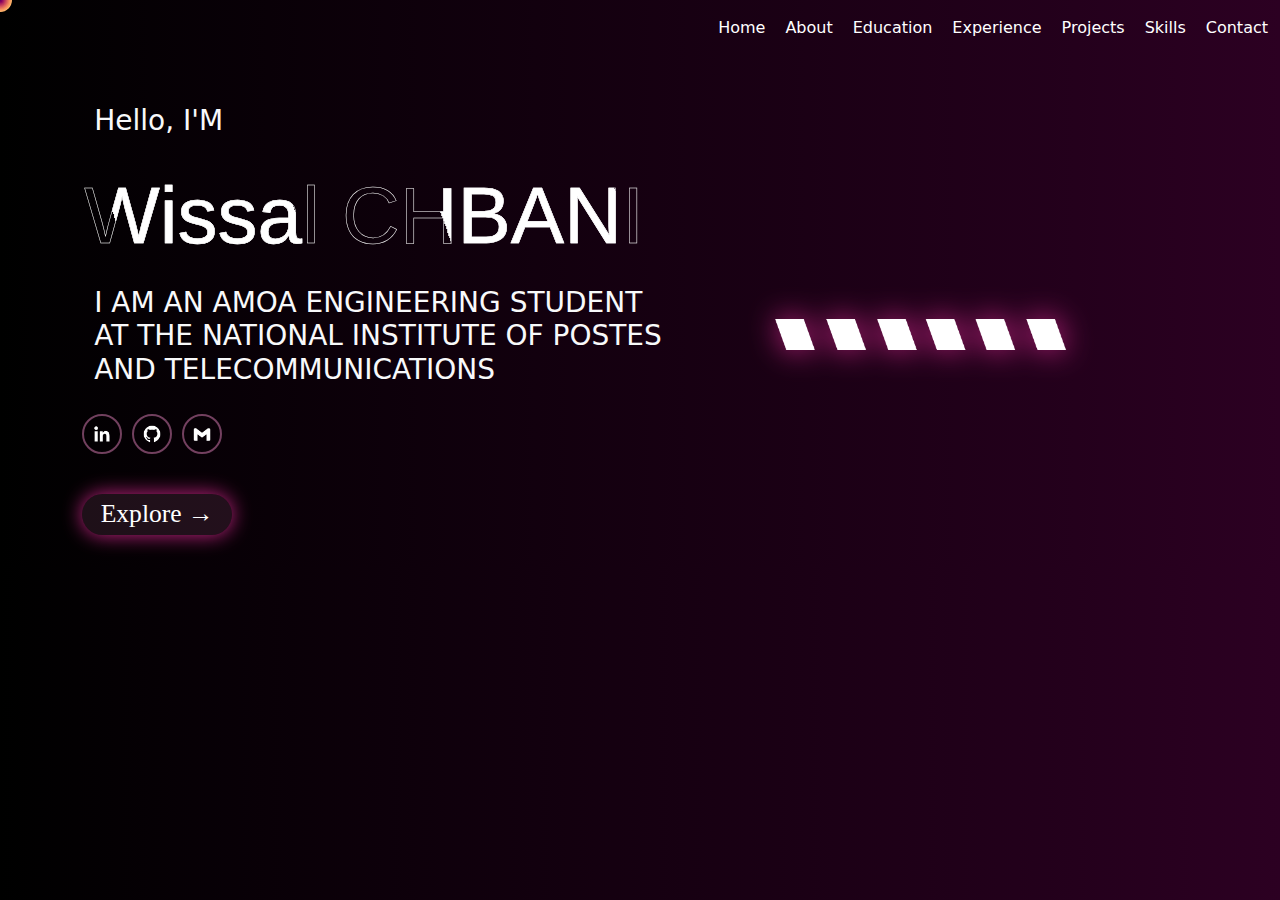
<file: index.html>
<!DOCTYPE html>
<html lang="en">
<head>
  <meta charset="UTF-8">
  <meta name="viewport" content="width=device-width, initial-scale=1.0">
  <title>Home</title>
  <link rel="shortcut icon" type="s-icon" href="images/logo1.png">
  <link rel="stylesheet" href="css/bootstrap.min.css">
  <link rel="stylesheet" href="css/style.css">
  <link href='https://unpkg.com/boxicons@2.1.4/css/boxicons.min.css' rel='stylesheet'>

    
  <script defer src="js/bootstrap.bundle.min.js"></script>
</head>
<body>
  <header>
    <div>
      <nav class="navbar navbar-expand-lg bg-body-tertiary transparent-navbar">
        <div class="container-fluid">
          <div class="collapse navbar-collapse" id="navbarSupportedContent">
            <ul class="navbar-nav ms-auto mb-2 mb-lg-0">
              <li class="nav-item">
                <a class="nav-link px-0" href="index.html">Home</a>
              </li>
              <li class="nav-item">
                <a class="nav-link px-0" href="about.html">About</a>
              </li>
              <li class="nav-item">
                <a class="nav-link px-0" href="education.html">Education</a>
              </li>
              <li class="nav-item">
                <a class="nav-link px-0" href="experience.html">Experience</a>
              </li>
              <li class="nav-item">
                <a class="nav-link px-0" href="projects.html">Projects</a>
              </li>
              <li class="nav-item">
                <a class="nav-link px-0" href="skills.html">Skills</a>
              </li>
              <li class="nav-item">
                <a class="nav-link px-0" href="contact.html">Contact</a>
              </li>
            </ul>
          </div>
        </div>
      </nav>
    </div>
  </header>

  <div class="container-fluid full-height d-flex align-items-center justify-content-center">
    <div class="row align-items-center mt-5">
      <div class="col-md-6 text-md-start">
        <div class="container-fluid" style="margin: auto 200px auto auto">
          <h3 class="text-light font-roboto">Hello, I'M</h3>
          <h1 class=""> Wissal CHBANI</h1>
          <h3 class="text-light font-roboto" style="white-space: nowrap;">I AM AN AMOA ENGINEERING STUDENT <br>AT THE NATIONAL INSTITUTE OF POSTES<br>AND TELECOMMUNICATIONS</h3>
        </div>
        <div class="social-icons">
          <a href="https://www.linkedin.com/in/wissal-chbani-29aa9126b/" target="_blank"><img style="width:20px" src="[data-uri]"/></a>
          <a href="https://github.com/Wissal-Chbani" target="_blank"><img style="width:20px" src="[data-uri]"/></a>
          <a href="#"><img style="width:20px" src="[data-uri]"/></a>
        </div>

        <div class="btn-group">
          <a href="#" class="btn">Explore &#x2192;</a>
        </div>
      </div>
      <div class="col-md-6 d-flex justify-content-center align-items-center">
        <img src="images/back.png" class="img-fluid image-with-shadow" alt="Emoji Image" style="width: 300px; height: auto;">
      </div>
    </div>
  </div>







  




  






  <div class="circle"></div>
  <div class="circle"></div>
  <div class="circle"></div>
  <div class="circle"></div>
  <div class="circle"></div>
  <div class="circle"></div>
  <div class="circle"></div>
  <div class="circle"></div>
  <div class="circle"></div>
  <div class="circle"></div>
  <div class="circle"></div>
  <div class="circle"></div>
  <div class="circle"></div>
  <div class="circle"></div>
  <div class="circle"></div>
  <div class="circle"></div>
  <div class="circle"></div>
  <div class="circle"></div>
  <div class="circle"></div>
  <div class="circle"></div>


  



  <script src="js/script.js"></script>
</body>
</html>
</file>
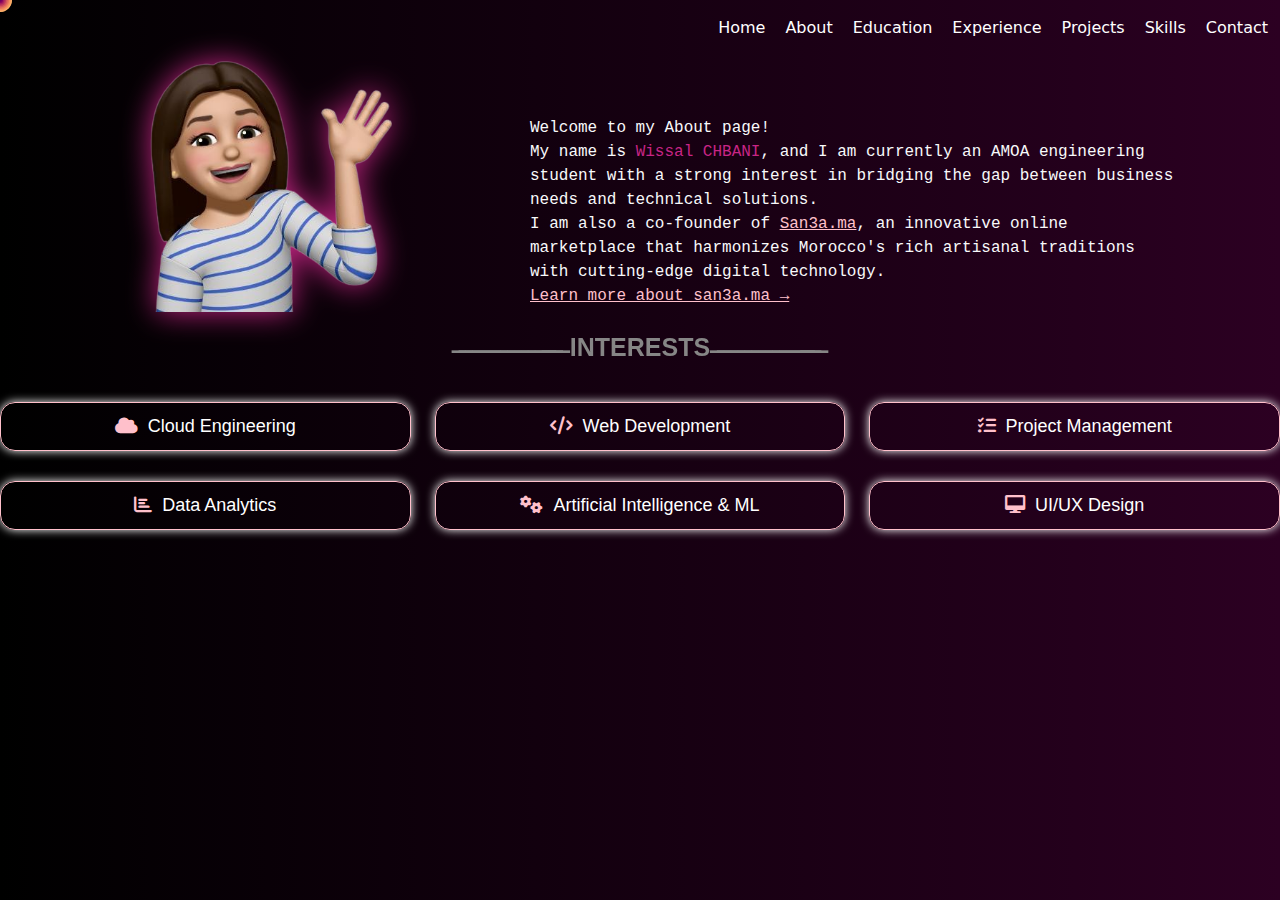
<file: about.html>
<!DOCTYPE html>
<html lang="en">
<head>
  <meta charset="UTF-8">
  <meta name="viewport" content="width=device-width, initial-scale=1.0">
  <title>About</title>
  <link rel="shortcut icon" type="s-icon" href="images/logo1.png">
  <link rel="stylesheet" href="css/bootstrap.min.css">
  <link rel="stylesheet" href="css/aboutstyle.css">
  <link rel="stylesheet" href="https://cdnjs.cloudflare.com/ajax/libs/font-awesome/6.0.0-beta3/css/all.min.css">

  <script defer src="js/bootstrap.bundle.min.js"></script>
</head>
<body>
  <header>
    <div>
      <nav class="navbar navbar-expand-lg bg-body-tertiary transparent-navbar">
        <div class="container-fluid">
          <div class="collapse navbar-collapse" id="navbarSupportedContent">
            <ul class="navbar-nav ms-auto mb-2 mb-lg-0">
              <li class="nav-item">
                <a class="nav-link px-0" href="index.html">Home</a>
              </li>
              <li class="nav-item">
                <a class="nav-link px-0" href="about.html">About</a>
              </li>
              <li class="nav-item">
                <a class="nav-link px-0" href="education.html">Education</a>
              </li>
              <li class="nav-item">
                <a class="nav-link px-0" href="experience.html">Experience</a>
              </li>
              <li class="nav-item">
                <a class="nav-link px-0" href="projects.html">Projects</a>
              </li>
              <li class="nav-item">
                <a class="nav-link px-0" href="skills.html">Skills</a>
              </li>
              <li class="nav-item">
                <a class="nav-link px-0" href="contact.html">Contact</a>
              </li>
            </ul>
          </div>
        </div>
      </nav>
    </div>
  </header>

  <div class="container container1">
    <div class="row" style="margin-right: 0; padding-right: 0; width:100%;">
      <div class="col-md-6 img-container d-flex justify-content-center">
        <img src="images/emoji-1.png" class="img-fluid image-with-shadow d-none d-md-block" alt="Emoji Image" style="width: 250px; height: auto;">
      </div>
      <div class="col-md-6 text-container">
        <p class="text-light aboutme d-none d-md-block" style="width: 650px;">
          Welcome to my About page!<br>
          My name is <span style="color: #c82586;">Wissal CHBANI</span>, and I am currently an AMOA engineering student with a strong interest in bridging the gap between business needs and technical solutions.<br>
          I am also a co-founder of <a href="www.san3a.ma" style="color: pink; margin-left: auto;">San3a.ma</a>, an innovative online marketplace that harmonizes Morocco's rich artisanal traditions with cutting-edge digital technology.<br>
          <a href="" style="color: #ffc0cb">Learn more about san3a.ma &#x2192;</a>
        </p>
        <p class="text-light aboutme text-center d-block d-md-none" style="width: 400px;">
          Welcome to my About page!<br>
          My name is <span style="color: #c82586;">Wissal CHBANI</span>, and I am currently an AMOA engineering student with a strong interest in bridging the gap between business needs and technical solutions.<br>
          I am also a co-founder of <a href="www.san3a.ma" style="color: pink; margin-left: auto;">San3a.ma</a>, an innovative online marketplace that harmonizes Morocco's rich artisanal traditions with cutting-edge digital technology.<br>
          <a href="" style="color: pink">Learn more about san3a.ma &#x2192;</a>
        </p>
      </div>
    </div>
  </div>

  <div class="row text-center">
    <div class="col-12 text-center">
      <h2 class="interests-title">&#x0336; &#x0336; &#x0336; &#x0336; &#x0336; &#x0336; &#x0336; &#x0336; &#x0336; &#x0336; &#x0336; &#x0336; &#x0336; &#x0336;&#x0336; &#x0336; &#x0336; INTERESTS &#x0336; &#x0336; &#x0336; &#x0336; &#x0336; &#x0336; &#x0336; &#x0336; &#x0336; &#x0336; &#x0336; &#x0336; &#x0336; &#x0336;&#x0336; &#x0336; &#x0336;</h2>
    </div>
  </div>









  <div class="row interests text-center">

    <div class="col-md-4 interests-style text-center"><p><i class="fas fa-cloud"></i>Cloud Engineering</p></div>
    <div class="col-md-4 interests-style text-center"><p><i class="fas fa-code"></i>Web Development</p></div>
    <div class="col-md-4 interests-style text-center"><p><i class="fas fa-tasks"></i>Project Management</p></div>
    <div class="col-md-4 interests-style text-center"><p><i class="fas fa-chart-bar"></i>Data Analytics</p></div>
    <div class="col-md-4 interests-style text-center"><p><i class="fas fa-cogs"></i>Artificial Intelligence & ML</p></div>
    <div class="col-md-4 interests-style text-center"><p><i class="fas fa-desktop"></i>UI/UX Design</p></div>

  </div>



























  <div class="circle"></div>
  <div class="circle"></div>
  <div class="circle"></div>
  <div class="circle"></div>
  <div class="circle"></div>
  <div class="circle"></div>
  <div class="circle"></div>
  <div class="circle"></div>
  <div class="circle"></div>
  <div class="circle"></div>
  <div class="circle"></div>
  <div class="circle"></div>
  <div class="circle"></div>
  <div class="circle"></div>
  <div class="circle"></div>
  <div class="circle"></div>
  <div class="circle"></div>
  <div class="circle"></div>
  <div class="circle"></div>
  <div class="circle"></div>



  <script src="js/script.js"></script>
</body>
</html>
</file>
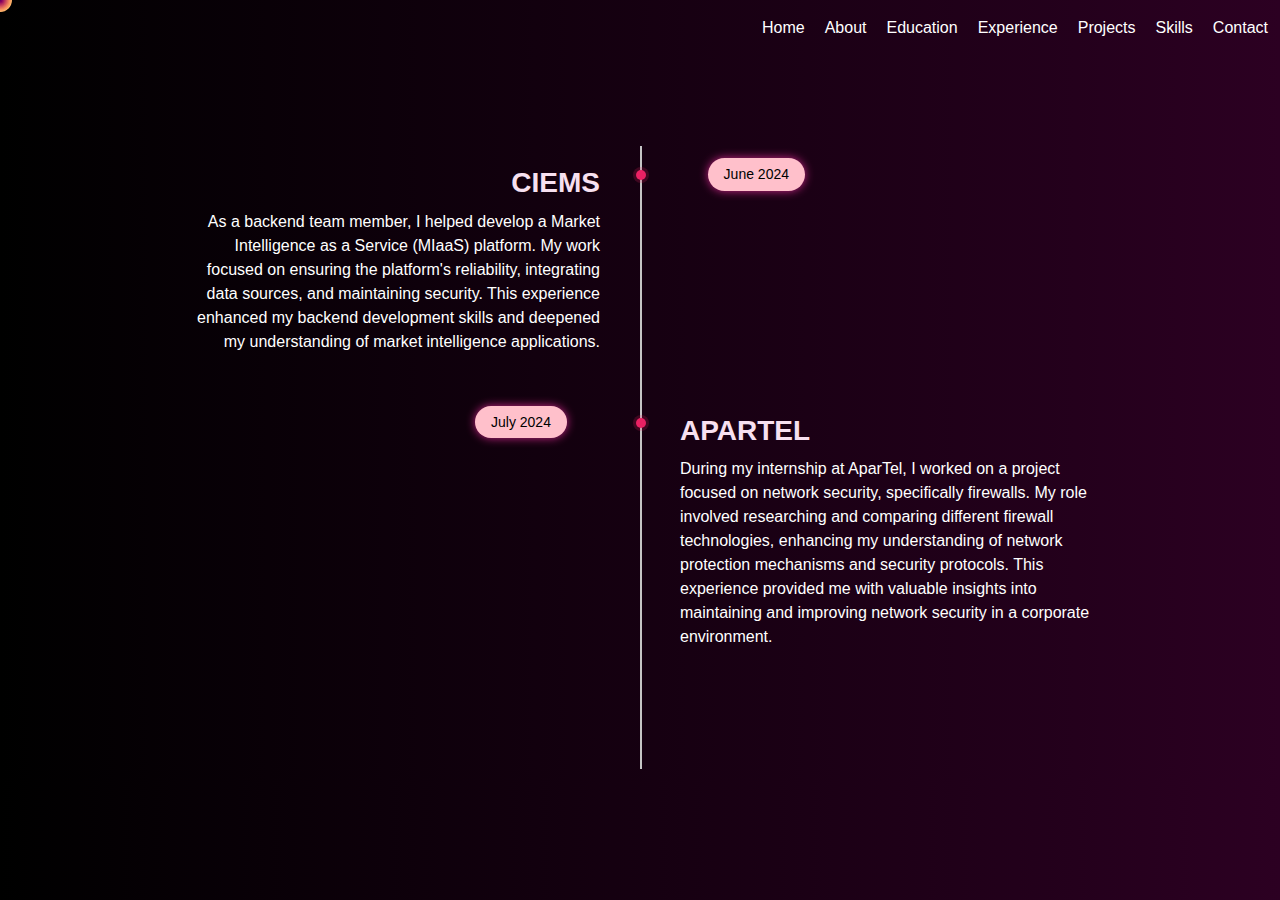
<file: experience.html>
<!DOCTYPE html>
<html lang="en">
<head>
    <meta charset="UTF-8">
    <meta name="viewport" content="width=device-width, initial-scale=1.0">
    <title>Experience</title>
    <link rel="shortcut icon" type="s-icon" href="images/logo1.png">
    <link rel="stylesheet" href="css/bootstrap.min.css">
    <link rel="stylesheet" href="css/experiencestyle.css">
  
    <script defer src="js/bootstrap.bundle.min.js"></script>
</head>
<body>
  <header>
    <div>
      <nav class="navbar navbar-expand-lg bg-body-tertiary transparent-navbar">
        <div class="container-fluid">
          <div class="collapse navbar-collapse" id="navbarSupportedContent">
            <ul class="navbar-nav ms-auto mb-2 mb-lg-0">
              <li class="nav-item">
                <a class="nav-link px-0" href="index.html">Home</a>
              </li>
              <li class="nav-item">
                <a class="nav-link px-0" href="about.html">About</a>
              </li>
              <li class="nav-item">
                <a class="nav-link px-0" href="education.html">Education</a>
              </li>
              <li class="nav-item">
                <a class="nav-link px-0" href="experience.html">Experience</a>
              </li>
              <li class="nav-item">
                <a class="nav-link px-0" href="projects.html">Projects</a>
              </li>
              <li class="nav-item">
                <a class="nav-link px-0" href="skills.html">Skills</a>
              </li>
              <li class="nav-item">
                <a class="nav-link px-0" href="contact.html">Contact</a>
              </li>
            </ul>
          </div>
        </div>
      </nav>
    </div>
  </header>


    
    <div class="timeline">
      <ul>
        <li>
          <div class="content">
            <h3>CIEMS</h3>
            <p>As a backend team member, I helped develop a Market Intelligence as a Service (MIaaS) platform. My work focused on ensuring the platform's reliability, integrating data sources, and maintaining security. This experience enhanced my backend development skills and deepened my understanding of market intelligence applications.</p>
          </div>
          <div class="time">
            <h4>June 2024</h4>
          </div>
        </li>
        
        <li>
          <div class="content">
            <h3>APARTEL</h3>
            <p>During my internship at AparTel, I worked on a project focused on network security, specifically firewalls. My role involved researching and comparing different firewall technologies, enhancing my understanding of network protection mechanisms and security protocols. This experience provided me with valuable insights into maintaining and improving network security in a corporate environment. </p>
          </div>
          <div class="time">
            <h4>July 2024</h4>
          </div>
        </li>
        <div style="clear:both;"></div>
      </ul>
    </div>
  







    
    































  <div class="circle"></div>
  <div class="circle"></div>
  <div class="circle"></div>
  <div class="circle"></div>
  <div class="circle"></div>
  <div class="circle"></div>
  <div class="circle"></div>
  <div class="circle"></div>
  <div class="circle"></div>
  <div class="circle"></div>
  <div class="circle"></div>
  <div class="circle"></div>
  <div class="circle"></div>
  <div class="circle"></div>
  <div class="circle"></div>
  <div class="circle"></div>
  <div class="circle"></div>
  <div class="circle"></div>
  <div class="circle"></div>
  <div class="circle"></div>  




    <script src="js/script.js"></script>
</body>
</html>
</file>
<file: css/style.css>
body{
    background: linear-gradient(90deg, rgba(0,0,0,1) 0%, rgba(36,0,28,1) 84%, rgb(44, 0, 34) 100%);
}

.transparent-navbar {
    background-color: transparent !important;
}

#homebutton{
    color: white;
}

#homebutton a:hover,
#homebutton a:focus,
#homebutton a:active{
    color: #ed89c5;
}

.nav-item {
    margin-left: 20px;
}

.navbar a,
#homebutton {
    color: white;
    display: block;
    position: relative;
    text-decoration: none;
}

.navbar a:hover,
.navbar a:focus,
.navbar a:active {
    color: #ed89c5;
}

.navbar a::after {
    padding: 0;
    content: '';
    position: absolute;
    left: 0;
    bottom: -6px;
    width: 100%;
    height: 2px;
    background: #c82586;
    border-radius: 40px;
    transform: scaleX(0);
    transform-origin: right;
    transition: transform 0.3s;
}

.navbar a:hover::after,
.navbar a:focus::after,
.navbar a:active::after {
    transform-origin: left; 
    transform: scaleX(1); 
}


/*-------------------------------------------------------*/



.image-with-shadow{
    display: block;
    position: relative;
    filter: drop-shadow(0px 0px 15px #c82586);
    cursor: pointer;
    transition: 0.4s ease-in-out;
}
/*----------------------------------------------------*/

.social-icons a{
    display: inline-flex;
    justify-content: center;
    align-items: center;
    width: 40px;
    height: 40px;
    border-radius: 50px;
    background: transparent;
    border: 2px solid #ed89c578;
    font-size: 2.5rem;
    color: #c82586;
    margin: 20px 5px 20px 0px;
}

.social-icons a:hover{
    color: #c82586;
    transform: scale(1.3)translateY(-5px);
    box-shadow: 0 0 25px #c82586;
    background-color: #ed89c55a;
}

.btn{
    display: inline-block;
    padding: 0;
    background: #ed89c51e;
    box-shadow: 0 0 20px #c82586;
    border-radius: 4rem;
    font-size: 1.6rem;
    color: white;
    font-family: roboto;
    font-weight: 300;
    transition: 0.3s ease-in-out;
    cursor: pointer;
    margin-bottom: 30px;
}

.btn:hover{
    transform: scale(1.05);
    box-shadow: 0 0 50px #ed89c5;
    color: white;
}

.btn-group{
    display: inline-flex;
    justify-content: center;
    align-items: center;
    width: 150px;
    margin-top: 20px;
}
/*---------------------------------------------*/

.circle {
    height: 24px;
    width: 24px;
    border-radius: 24px;
    background-color: black;
    position: fixed; 
    top: 0;
    left: 0;
    pointer-events: none;
    z-index: 99999999; /* so that it stays on top of all other elements */
}
/*---------------------------------------------*/

.container-fluid h1{
    font-family: 'poppins', sans-serif;
    font-size: 80px;
    line-height: 160px;
    margin: -10px;
    color: transparent;
    background: url(../images/back.png);
    -webkit-text-stroke: 0.5px white;
    -webkit-background-clip: text;
    background-position: 0 0;
    animation: back 20s linear infinite;
    white-space: nowrap;
}

@keyframes back{
    100%{
        background-position: 2000px 0;
    }
}

  

  





/*----------------------------------------------------------About page----------------------------------------------------------------------------------------*/
</file>
<file: css/aboutstyle.css>
body{
    background: linear-gradient(90deg, rgba(0,0,0,1) 0%, rgba(36,0,28,1) 84%, rgb(44, 0, 34) 100%);
}

.transparent-navbar {
    background-color: transparent !important;
}

#homebutton{
    color: white;
}

#homebutton a:hover,
#homebutton a:focus,
#homebutton a:active{
    color: #ed89c5;
}

.nav-item {
    margin-left: 20px;
}

.navbar a,
#homebutton {
    color: white;
    display: block;
    position: relative;
    text-decoration: none;
}

.navbar a:hover,
.navbar a:focus,
.navbar a:active {
    color: #ed89c5;
}

.navbar a::after {
    padding: 0;
    content: '';
    position: absolute;
    left: 0;
    bottom: -6px;
    width: 100%;
    height: 2px;
    background: #c82586;
    border-radius: 40px;
    transform: scaleX(0);
    transform-origin: right;
    transition: transform 0.3s;
}

.navbar a:hover::after,
.navbar a:focus::after,
.navbar a:active::after {
    transform-origin: left; 
    transform: scaleX(1); 
}


/*-------------------------------------------------------*/



.image-with-shadow{
    display: block;
    position: relative;
    filter: drop-shadow(0px 0px 15px #c82586);
    cursor: pointer;
    transition: 0.4s ease-in-out;
}
/*---------------------------------------------*/

.circle {
    height: 24px;
    width: 24px;
    border-radius: 24px;
    background-color: black;
    position: fixed; 
    top: 0;
    left: 0;
    pointer-events: none;
    z-index: 99999999; /* so that it stays on top of all other elements */
}
/*------------------------------------------------------------------*/

.aboutme{
    font-family: monospace;
}

.img-container{
    width: 400px;
    padding: 0;
    margin: 0;
}

.text-container{
    padding: 0;
}

.text-container p{
    margin: 60px auto auto 60px;
}
/*----------------------------------------------------------------------------*/


.interests-title {
  position: relative;
  margin-top: 20px;
  margin-bottom: 40px;
  color: #fff;
  background: linear-gradient(to right, #9f9f9f 0, #fff 10%, #868686 20%);
  background-position: 0;
  -webkit-background-clip: text;
  -webkit-text-fill-color: transparent;
  animation: shine 3s infinite linear;
  animation-fill-mode: forwards;
  -webkit-text-size-adjust: none;
  font-weight: 600;
  font-size: 25px;
  text-decoration: none;
  white-space: nowrap;
  font-family: "Poppins", sans-serif;
}
@-moz-keyframes shine {
  0% {
    background-position: 0;
  }
  60% {
    background-position: 180px;
  }
  100% {
    background-position: 180px;
  }
}
@-webkit-keyframes shine {
  0% {
    background-position: 0;
  }
  60% {
    background-position: 180px;
  }
  100% {
    background-position: 180px;
  }
}
@-o-keyframes shine {
  0% {
    background-position: 0;
  }
  60% {
    background-position: 180px;
  }
  100% {
    background-position: 180px;
  }
}
@keyframes shine {
  0% {
    background-position: 0;
  }
  60% {
    background-position: 180px;
  }
  100% {
    background-position: 180px;
  }
}
/*------------------------------------------------------------------------------*/

.interests-style p{
  font-family: monospace;
}

.interests i{
  margin-right: 10px;
  color: pink;
}

.interests-style p{
  color: white;
  font-family: "Poppins", sans-serif;
  font-size: 18px;
  border: 1px solid pink;
  box-shadow: 0 0 10px ;
  padding: 10px;
  border-radius: 15px;
  margin-bottom: 30px;
  transition: all 0.3s ease-in-out;
}

.interests-style p:hover {
  background-color: #c8258728;
  transform: translateY(-5px); 
  box-shadow: 0 0 10px #c82586;
  cursor: pointer;
}
</file>
<file: css/experiencestyle.css>
body{
  background: linear-gradient(90deg, rgba(0,0,0,1) 0%, rgba(36,0,28,1) 84%, rgb(44, 0, 34) 100%);
}

.transparent-navbar {
  background-color: transparent !important;
}

#homebutton{
  color: white;
}

#homebutton a:hover,
#homebutton a:focus,
#homebutton a:active{
  color: #ed89c5;
}

.nav-item {
    margin-left: 20px;
}

.navbar a,
#homebutton {
  color: white;
  display: block;
  position: relative;
  text-decoration: none;
}

.navbar a:hover,
.navbar a:focus,
.navbar a:active {
  color: #ed89c5;
}

.navbar a::after {
  padding: 0;
  content: '';
  position: absolute;
  left: 0;
  bottom: -6px;
  width: 100%;
  height: 2px;
  background: #c82586;
  border-radius: 40px;
  transform: scaleX(0);
  transform-origin: right;
  transition: transform 0.3s;
}

.navbar a:hover::after,
.navbar a:focus::after,
.navbar a:active::after {
  transform-origin: left; 
  transform: scaleX(1); 
}
/*---------------------------------------------*/

.circle {
  height: 24px;
  width: 24px;
  border-radius: 24px;
  background-color: black;
  position: fixed; 
  top: 0;
  left: 0;
  pointer-events: none;
  z-index: 99999999; /* so that it stays on top of all other elements */
}
/*------------------------------------------------------------------------*/

@import url('https://fonts.googleapis.com/css?family=Montserrat:400,500,600');
body{
  padding:0;
  margin:0;
  font-family: 'Montserrat', sans-serif;
}
h1{
  font-size:60px;
  text-align:center;
}
.timeline{
  position:relative;
  margin:50px auto;
  padding:40px 0;
  width:1000px;
  box-sizing:border-box;
}
.timeline:before{
  content:'';
  position:absolute;
  left:50%;
  width:2px;
  height:100%;
  background:#c5c5c5;
}
.timeline ul{
  padding:0;
  margin:0;
}
.timeline ul li{
  list-style:none;
  position:relative;
  width:50%;
  padding:20px 40px;
  box-sizing:border-box;
}
.timeline ul li:nth-child(odd){
  float:left;
  text-align:right;
  clear:both;
}
.timeline ul li:nth-child(even){
  float:right;
  text-align:left;
  clear:both;
}
.content{
  padding-bottom:20px;
}
.timeline ul li:nth-child(odd):before
{
  content:'';
  position:absolute;
  width:10px;
  height:10px;
  top:24px;
  right:-6px;
  background:rgba(233,33,99,1);
  border-radius:50%;
  box-shadow:0 0 0 3px rgba(233,33,99,0.2);
}
.timeline ul li:nth-child(even):before
{
  content:'';
  position:absolute;
  width:10px;
  height:10px;
  top:24px;
  left:-4px;
  background:rgba(233,33,99,1);
  border-radius:50%;
  box-shadow:0 0 0 3px rgba(233,33,99,0.2);
}
.timeline ul li h3{
  padding:0;
  margin:0;
  color: rgb(247, 224, 240);
  font-weight:600;
}
.timeline ul li p{
  color: white;
  margin:10px 0 0;
  padding:0;
}
.timeline ul li .time h4{
  margin:0;
  padding:0;
  font-size:14px;
}
.timeline ul li:nth-child(odd) .time
{
  position:absolute;
  top:12px;
  right:-165px;
  margin:0;
  padding:8px 16px;
  background: pink;
  color: black;
  border-radius:18px;
  box-shadow: 0 0 10px #c82586;
}
.timeline ul li:nth-child(even) .time
{
  position:absolute;
  top:12px;
  left:-165px;
  margin:0;
  padding:8px 16px;
  background:pink;
  color:black;
  border-radius:18px;
  box-shadow: 0 0 10px #c82586;
}
@media(max-width:1000px)
{
  .timeline{
    width:100%;
  }
}
@media(max-width:767px){
  .timeline{
    width:100%;
    padding-bottom:0;
  }
  h1{
    font-size:40px;
    text-align:center;
  }
  .timeline:before{
    left:20px;
    height:100%;
  }
  .timeline ul li:nth-child(odd),
  .timeline ul li:nth-child(even)
  {
    width:100%;
    text-align:left;
    padding-left:50px;
    padding-bottom:50px;
  }
  .timeline ul li:nth-child(odd):before,
  .timeline ul li:nth-child(even):before
  {
    top:-18px;
    left:16px;
  }
  .timeline ul li:nth-child(odd) .time,
  .timeline ul li:nth-child(even) .time{
    top:-30px;
    left:50px;
    right:inherit;
  }
}
</file>
